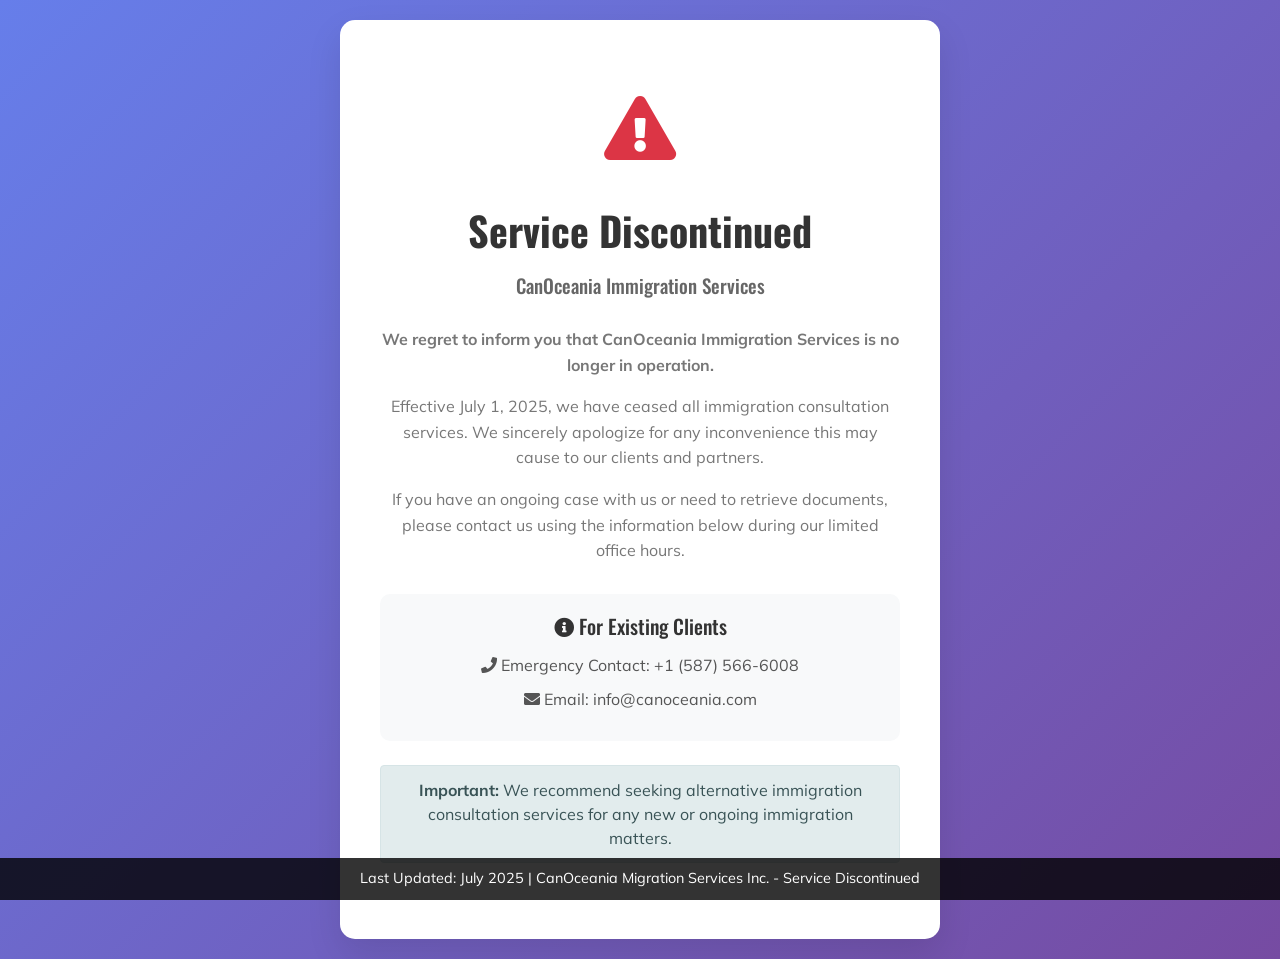
<file: index.html>
﻿<!DOCTYPE html>
<html lang="en">

<head>
    <meta charset="utf-8">
    <meta name="viewport" content="width=device-width, initial-scale=1, shrink-to-fit=no">
    <meta name="description" content="Service Discontinued Notice">
    <meta name="author" content="">

    <title>Service Discontinued - CanOceania</title>

    <!-- Bootstrap core CSS -->
    <link href="vendor/bootstrap/css/bootstrap.min.css" rel="stylesheet">
    <link href="vendor/bootstrap/css/bootstrap-greyson.css" rel="stylesheet">
    <!--Fontawesome-->
    <link href="vendor/fontawesome/css/all.css" rel="stylesheet">
    <!-- Custom styles for this template -->
    <link href="css/scrolling-nav.css" rel="stylesheet">

    <style>
        .notice-container {
            min-height: 100vh;
            display: flex;
            align-items: center;
            justify-content: center;
            background: linear-gradient(135deg, #667eea 0%, #764ba2 100%);
        }
        
        .notice-card {
            background: white;
            border-radius: 15px;
            box-shadow: 0 15px 35px rgba(0, 0, 0, 0.1);
            padding: 60px 40px;
            text-align: center;
            max-width: 600px;
            margin: 20px;
        }
        
        .notice-icon {
            font-size: 4rem;
            color: #dc3545;
            margin-bottom: 30px;
        }
        
        .notice-title {
            font-size: 2.5rem;
            font-weight: 700;
            color: #333;
            margin-bottom: 20px;
        }
        
        .notice-subtitle {
            font-size: 1.2rem;
            color: #666;
            margin-bottom: 30px;
        }
        
        .notice-text {
            font-size: 1rem;
            color: #777;
            line-height: 1.6;
            margin-bottom: 30px;
        }
        
        .contact-info {
            background: #f8f9fa;
            border-radius: 10px;
            padding: 20px;
            margin-top: 30px;
        }
        
        .contact-info h5 {
            color: #333;
            margin-bottom: 15px;
        }
        
        .contact-item {
            margin-bottom: 10px;
            color: #555;
        }
        
        .footer-notice {
            position: fixed;
            bottom: 0;
            left: 0;
            right: 0;
            background: rgba(0, 0, 0, 0.8);
            color: white;
            text-align: center;
            padding: 10px;
            font-size: 0.9rem;
        }
    </style>
</head>

<body>
    <div class="notice-container">
        <div class="notice-card">
            <div class="notice-icon">
                <i class="fas fa-exclamation-triangle"></i>
            </div>
            
            <h1 class="notice-title">Service Discontinued</h1>
            
            <h2 class="notice-subtitle">CanOceania Immigration Services</h2>
            
            <div class="notice-text">
                <p><strong>We regret to inform you that CanOceania Immigration Services is no longer in operation.</strong></p>
                
                <p>Effective July 1, 2025, we have ceased all immigration consultation services. We sincerely apologize for any inconvenience this may cause to our clients and partners.</p>
                
                <p>If you have an ongoing case with us or need to retrieve documents, please contact us using the information below during our limited office hours.</p>
            </div>
            
            <div class="contact-info">
                <h5><i class="fas fa-info-circle"></i> For Existing Clients</h5>
                <div class="contact-item">
                    <i class="fas fa-phone"></i> Emergency Contact: +1 (587) 566-6008
                </div>
                <div class="contact-item">
                    <i class="fas fa-envelope"></i> Email: info@canoceania.com
                </div>
            </div>
            
            <div class="alert alert-warning mt-4" role="alert">
                <strong>Important:</strong> We recommend seeking alternative immigration consultation services for any new or ongoing immigration matters.
            </div>
        </div>
    </div>

    <div class="footer-notice">
        Last Updated: July 2025 | CanOceania Migration Services Inc. - Service Discontinued
    </div>

    <!-- Bootstrap core JavaScript -->
    <script src="vendor/jquery/jquery.min.js"></script>
    <script src="vendor/bootstrap/js/bootstrap.bundle.min.js"></script>
    
    <!-- Plugin JavaScript -->
    <script src="vendor/jquery-easing/jquery.easing.min.js"></script>
    
    <!-- Custom JavaScript for this theme -->
    <script src="js/scrolling-nav.js"></script>

</body>

</html>
</file>
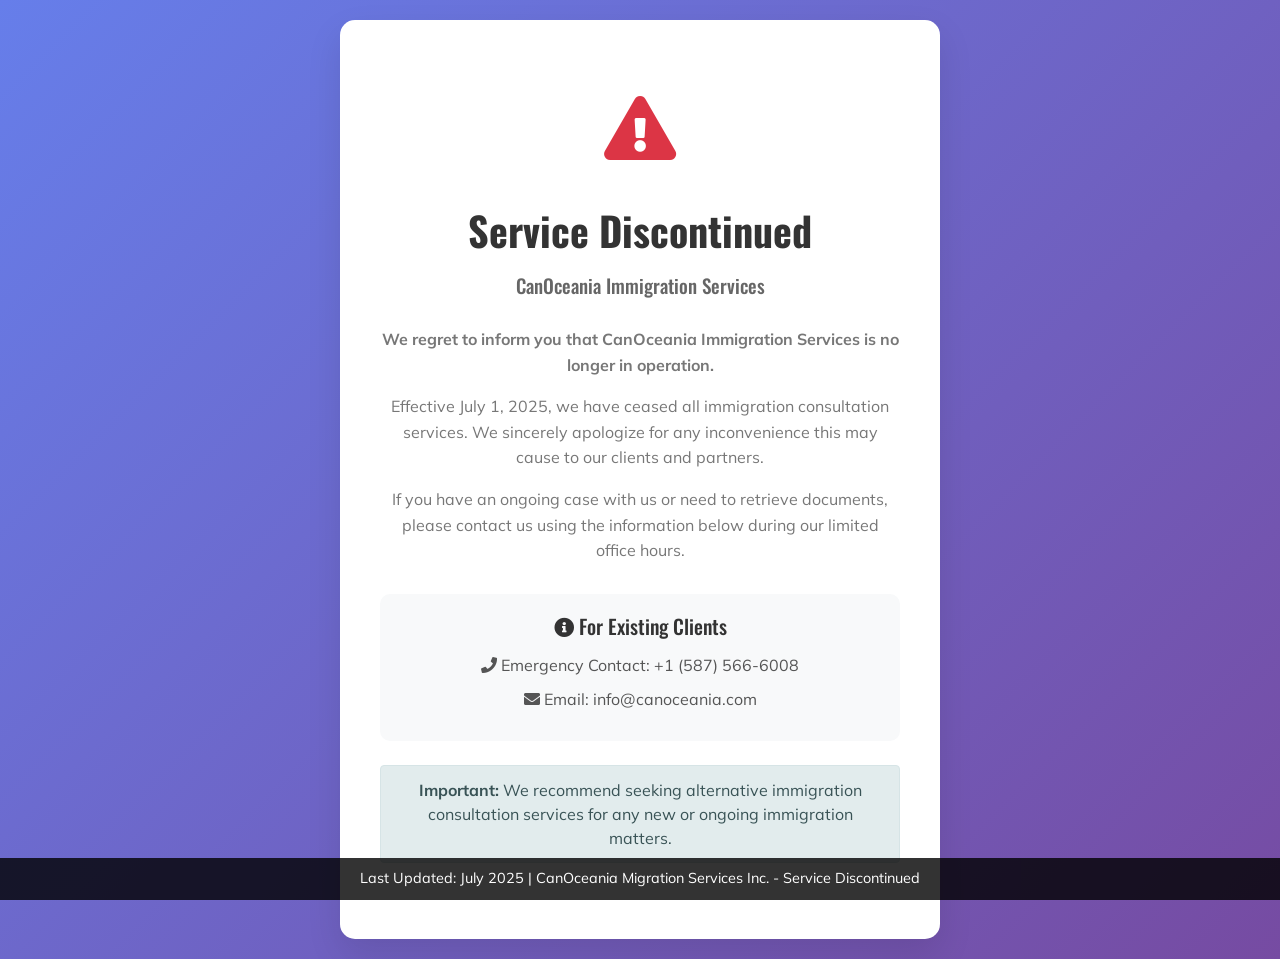
<file: index-discontinued.html>
<!DOCTYPE html>
<html lang="en">

<head>
    <meta charset="utf-8">
    <meta name="viewport" content="width=device-width, initial-scale=1, shrink-to-fit=no">
    <meta name="description" content="Service Discontinued Notice">
    <meta name="author" content="">

    <title>Service Discontinued - CanOceania</title>

    <!-- Bootstrap core CSS -->
    <link href="vendor/bootstrap/css/bootstrap.min.css" rel="stylesheet">
    <link href="vendor/bootstrap/css/bootstrap-greyson.css" rel="stylesheet">
    <!--Fontawesome-->
    <link href="vendor/fontawesome/css/all.css" rel="stylesheet">
    <!-- Custom styles for this template -->
    <link href="css/scrolling-nav.css" rel="stylesheet">

    <style>
        .notice-container {
            min-height: 100vh;
            display: flex;
            align-items: center;
            justify-content: center;
            background: linear-gradient(135deg, #667eea 0%, #764ba2 100%);
        }
        
        .notice-card {
            background: white;
            border-radius: 15px;
            box-shadow: 0 15px 35px rgba(0, 0, 0, 0.1);
            padding: 60px 40px;
            text-align: center;
            max-width: 600px;
            margin: 20px;
        }
        
        .notice-icon {
            font-size: 4rem;
            color: #dc3545;
            margin-bottom: 30px;
        }
        
        .notice-title {
            font-size: 2.5rem;
            font-weight: 700;
            color: #333;
            margin-bottom: 20px;
        }
        
        .notice-subtitle {
            font-size: 1.2rem;
            color: #666;
            margin-bottom: 30px;
        }
        
        .notice-text {
            font-size: 1rem;
            color: #777;
            line-height: 1.6;
            margin-bottom: 30px;
        }
        
        .contact-info {
            background: #f8f9fa;
            border-radius: 10px;
            padding: 20px;
            margin-top: 30px;
        }
        
        .contact-info h5 {
            color: #333;
            margin-bottom: 15px;
        }
        
        .contact-item {
            margin-bottom: 10px;
            color: #555;
        }
        
        .footer-notice {
            position: fixed;
            bottom: 0;
            left: 0;
            right: 0;
            background: rgba(0, 0, 0, 0.8);
            color: white;
            text-align: center;
            padding: 10px;
            font-size: 0.9rem;
        }
    </style>
</head>

<body>
    <div class="notice-container">
        <div class="notice-card">
            <div class="notice-icon">
                <i class="fas fa-exclamation-triangle"></i>
            </div>
            
            <h1 class="notice-title">Service Discontinued</h1>
            
            <h2 class="notice-subtitle">CanOceania Immigration Services</h2>
            
            <div class="notice-text">
                <p><strong>We regret to inform you that CanOceania Immigration Services is no longer in operation.</strong></p>
                
                <p>Effective July 1, 2025, we have ceased all immigration consultation services. We sincerely apologize for any inconvenience this may cause to our clients and partners.</p>
                
                <p>If you have an ongoing case with us or need to retrieve documents, please contact us using the information below during our limited office hours.</p>
            </div>
            
            <div class="contact-info">
                <h5><i class="fas fa-info-circle"></i> For Existing Clients</h5>
                <div class="contact-item">
                    <i class="fas fa-phone"></i> Emergency Contact: +1 (587) 566-6008
                </div>
                <div class="contact-item">
                    <i class="fas fa-envelope"></i> Email: info@canoceania.com
                </div>
            </div>
            
            <div class="alert alert-warning mt-4" role="alert">
                <strong>Important:</strong> We recommend seeking alternative immigration consultation services for any new or ongoing immigration matters.
            </div>
        </div>
    </div>

    <div class="footer-notice">
        Last Updated: July 2025 | CanOceania Migration Services Inc. - Service Discontinued
    </div>

    <!-- Bootstrap core JavaScript -->
    <script src="vendor/jquery/jquery.min.js"></script>
    <script src="vendor/bootstrap/js/bootstrap.bundle.min.js"></script>
    
    <!-- Plugin JavaScript -->
    <script src="vendor/jquery-easing/jquery.easing.min.js"></script>
    
    <!-- Custom JavaScript for this theme -->
    <script src="js/scrolling-nav.js"></script>

</body>

</html>
</file>
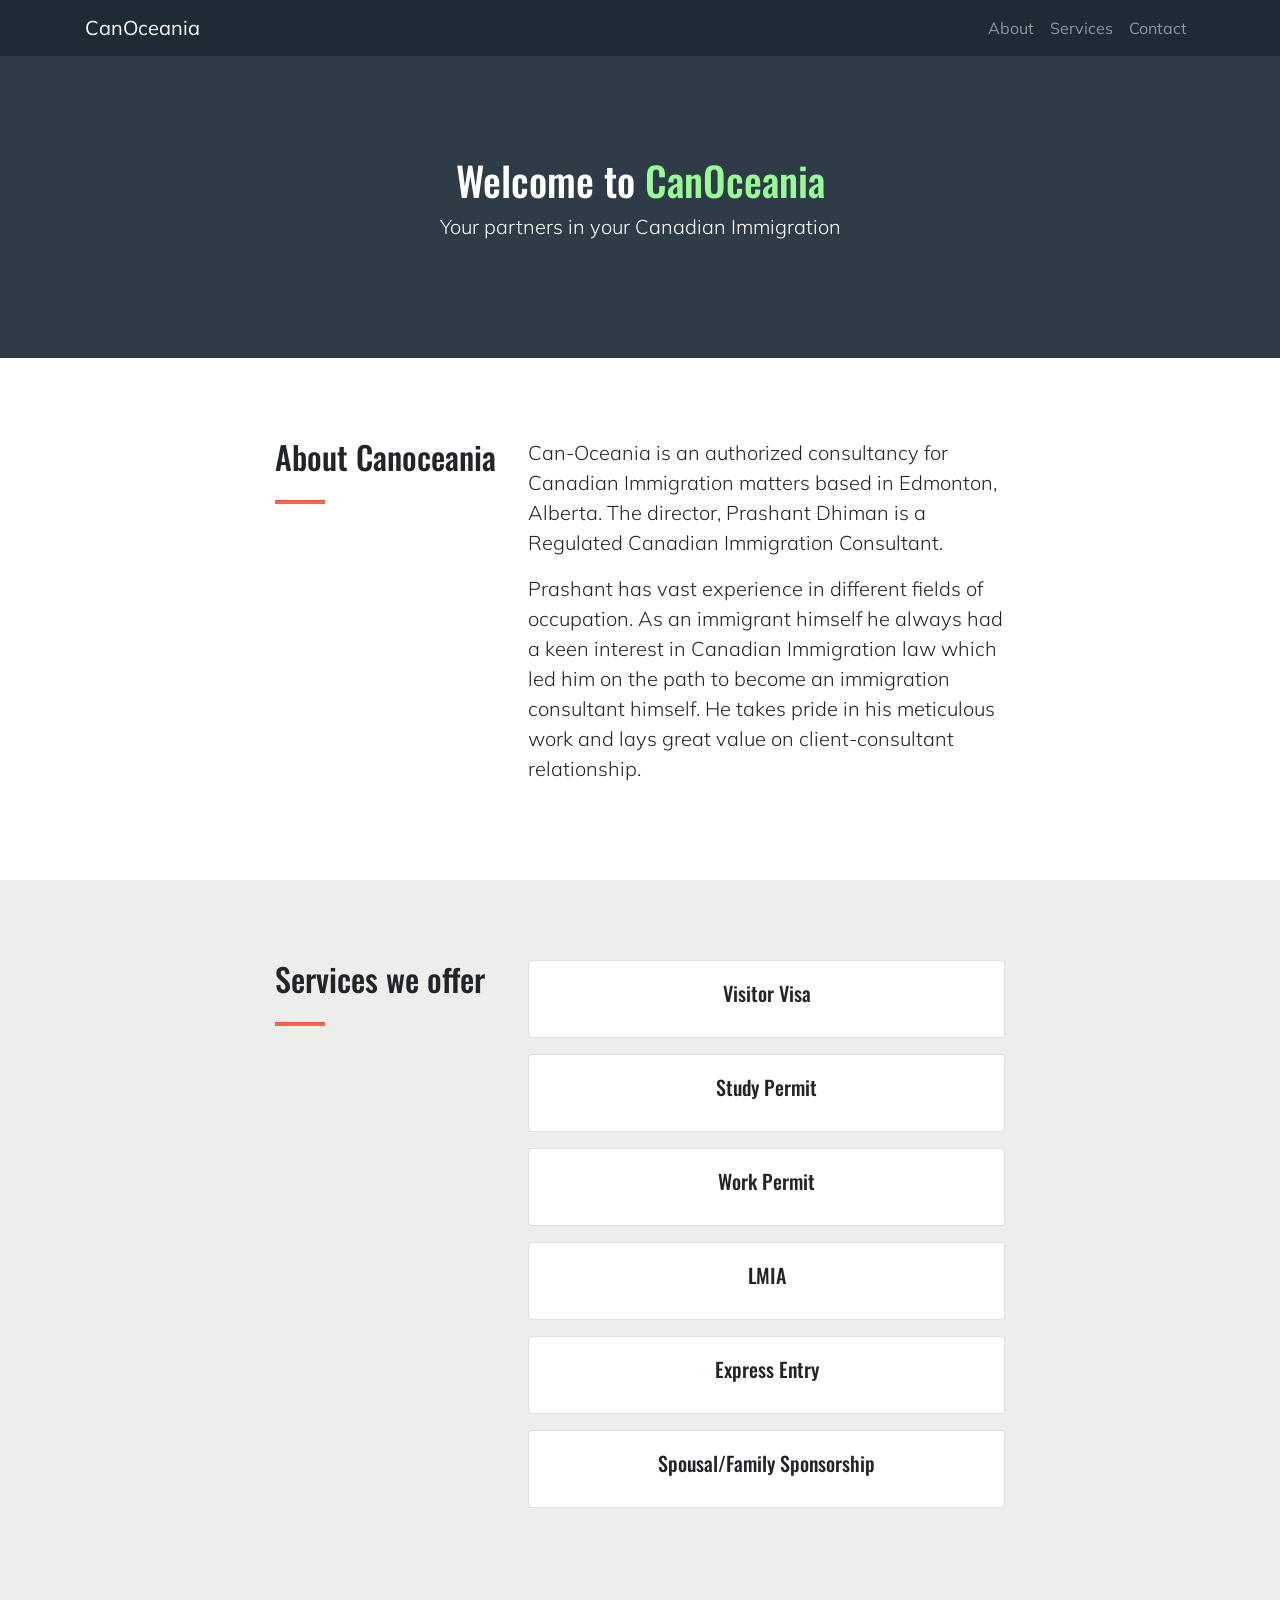
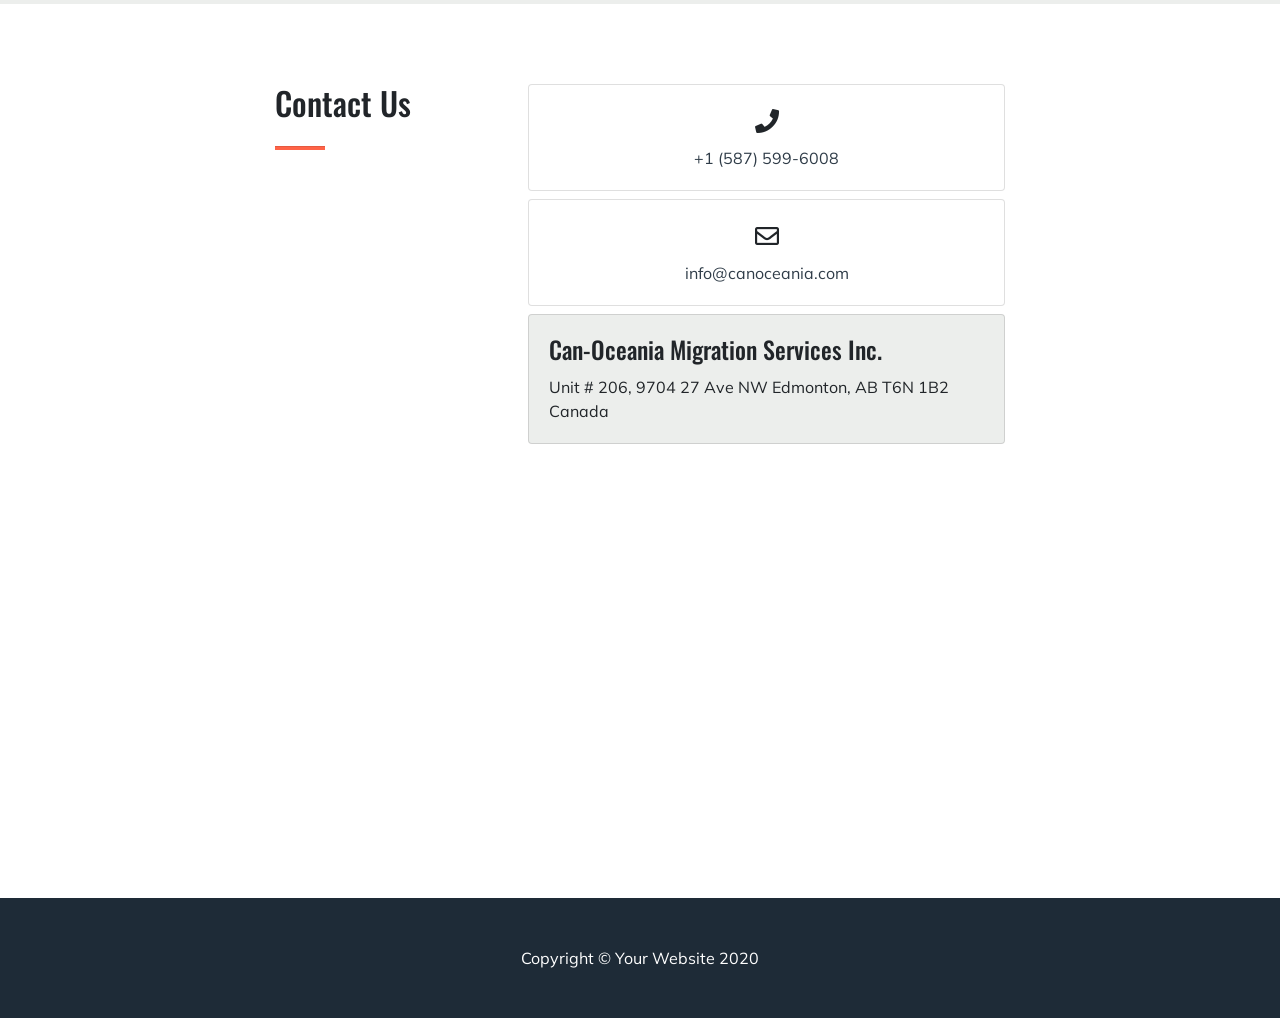
<file: index-original.html>
<!DOCTYPE html>
<html lang="en">

<head>

    <meta charset="utf-8">
    <meta name="viewport" content="width=device-width, initial-scale=1, shrink-to-fit=no">
    <meta name="description" content="">
    <meta name="author" content="">

    <title>Canoceania - Canadian Immigration Consultancy</title>

    <!-- Bootstrap core CSS -->
    <link href="vendor/bootstrap/css/bootstrap.min.css" rel="stylesheet">
    <link href="vendor/bootstrap/css/bootstrap-greyson.css" rel="stylesheet">
    <!--Fontawesome-->
    <link href="vendor/fontawesome/css/all.css" rel="stylesheet"> <!--load all styles -->
    <!-- Custom styles for this template -->
    <link href="css/scrolling-nav.css" rel="stylesheet">

</head>

<body id="page-top">

  <!-- Navigation -->
  <nav class="navbar navbar-expand-lg navbar-dark bg-dark fixed-top" id="mainNav">
    <div class="container">
      <a class="navbar-brand js-scroll-trigger" href="#page-top">CanOceania</a>
      <button class="navbar-toggler" type="button" data-toggle="collapse" data-target="#navbarResponsive" aria-controls="navbarResponsive" aria-expanded="false" aria-label="Toggle navigation">
        <span class="navbar-toggler-icon"></span>
      </button>
      <div class="collapse navbar-collapse" id="navbarResponsive">
        <ul class="navbar-nav ml-auto">
          <li class="nav-item">
            <a class="nav-link js-scroll-trigger" href="#about">About</a>
          </li>
          <li class="nav-item">
            <a class="nav-link js-scroll-trigger" href="#services">Services</a>
          </li>
          <li class="nav-item">
            <a class="nav-link js-scroll-trigger" href="#contact">Contact</a>
          </li>
        </ul>
      </div>
    </div>
  </nav>

  <header class="bg-primary text-white">
    <div class="container text-center">
      <h1>Welcome to <span style="color: palegreen;">CanOceania</span></h1>
      <p class="lead">Your partners in your Canadian Immigration</p>
    </div>
  </header>

  <section id="about">
    <div class="container">
      <div class="row">
        <div class="col-lg-8 mx-auto">
                    
          <div class="row">
              <div class="col-lg-4">
                  <h2 class="mb-4">About Canoceania</h2>
                  <hr style="height:3px; background-color:tomato; width:50px; margin-bottom: 5em; margin-left: 0;">
              </div>
              <div class="col-lg-8">
                  <p class="lead">Can-Oceania is an authorized consultancy for Canadian Immigration matters based in Edmonton, Alberta. The director, Prashant Dhiman is a Regulated Canadian Immigration Consultant.</p>
                  <p class="lead"> Prashant has vast experience in different fields of occupation. As an immigrant himself he always had a keen interest in Canadian Immigration law which led him on the path to become an immigration consultant himself. He takes pride in his meticulous work and lays great value on client-consultant relationship.</p>

              </div>
          </div>
        </div>
      </div>
    </div>
  </section>

  <section id="services" class="bg-light">
    <div class="container">
      <div class="row">
        <div class="col-lg-8 mx-auto">
            <div class="row">
                <div class="col-lg-4">
                    <h2 class="mb-4">Services we offer</h2>
                    <hr style="height:3px; background-color:tomato; width:50px; margin-bottom: 5em; margin-left: 0;">
                </div>
                <div class="col-lg-8">
                    <div class="card mb-3 text-center" style="">
                        <div class="card-body">
                            <h5 class="card-title">Visitor Visa</h5>
                        </div>
                    </div>
                    <div class="card mb-3 text-center" style="">
                        <div class="card-body">
                            <h5 class="card-title">Study Permit</h5>
                        </div>
                    </div>
                    <div class="card mb-3 text-center" style="">
                        <div class="card-body">
                            <h5 class="card-title">Work Permit</h5>
                        </div>
                    </div>
                    <div class="card mb-3 text-center" style="">
                        <div class="card-body">
                            <h5 class="card-title">LMIA</h5>
                        </div>
                    </div>
                    <div class="card mb-3 text-center" style="">
                        <div class="card-body">
                            <h5 class="card-title">Express Entry</h5>
                        </div>
                    </div>
                    <div class="card mb-3  text-center" style="">
                        <div class="card-body">
                            <h5 class="card-title">Spousal/Family Sponsorship</h5>
                        </div>
                    </div>

                </div>
            </div>
        </div>
      </div>
    </div>
  </section>

  <section id="contact">
    <div class="container">
      <div class="row">
        <div class="col-lg-8 mx-auto">
            <div class="row">
                <div class="col-lg-4">
                    <h2 class="mb-4">Contact Us</h2>
                    <hr style="height:3px; background-color:tomato; width:50px; margin-bottom: 5em; margin-left: 0;">
                </div>
                <div class="col-lg-8">
                    <div class="card text-center  mb-2">
                        <div class="card-body">
                            <h4 class="card-title text-center"><i class="fas fa-phone"></i></h4>
                            <a href="tel:+1 (587) 599-6008 " class="stretched-link ">+1 (587) 599-6008 </a>
                        </div>
                    </div>

                    <div class="card text-center mb-2">
                        <div class="card-body">
                            <h4 class="card-title"><i class="far fa-envelope"></i></h4>
                            <a class="stretched-link" href="mailto:info@canoceania.com">info@canoceania.com</a>
                        </div>
                    </div>

                    <div class="card bg-light  mb-3">
                        <div class="card-body">
                            <h4 class="card-title">Can-Oceania Migration Services Inc.</h4>
                            <p class="card-text">Unit # 206, 9704 27 Ave NW Edmonton, AB T6N 1B2 Canada</p>
                        </div>
                    </div>
                    <div class="embed-responsive embed-responsive-4by3">
                        <div id="map-container" class="embed-responsive-item">
                            <iframe src="https://www.google.com/maps/embed?pb=!1m18!1m12!1m3!1d2375.6163531898283!2d-113.47988178426542!3d53.457443980002466!2m3!1f0!2f0!3f0!3m2!1i1024!2i768!4f13.1!3m3!1m2!1s0x53a01ed1ab2f9907%3A0x6daf876caa7a5b8b!2s9704%2027%20Ave%20NW%2C%20Edmonton%2C%20AB%20T6N%201B2!5e0!3m2!1sen!2sca!4v1578937120800!5m2!1sen!2sca"
                                    width="600" height="450" frameborder="0" style="border:0;" allowfullscreen=""></iframe>
                        </div>
                    </div>

                </div>
            </div>
      </div>
    </div>
  </section>

  <!-- Footer -->
  <footer class="py-5 bg-dark">
    <div class="container">
      <p class="m-0 text-center text-white">Copyright &copy; Your Website 2020</p>
    </div>
    <!-- /.container -->
  </footer>

  <!-- Bootstrap core JavaScript -->
  <script src="vendor/jquery/jquery.min.js"></script>
  <script src="vendor/bootstrap/js/bootstrap.bundle.min.js"></script>

  <!-- Plugin JavaScript -->
  <script src="vendor/jquery-easing/jquery.easing.min.js"></script>

  <!-- Custom JavaScript for this theme -->
  <script src="js/scrolling-nav.js"></script>

</body>

</html>
</file>
<file: css/scrolling-nav.css>
/*!
 * Start Bootstrap - Scrolling Nav (https://startbootstrap.com/templates/scrolling-nav)
 * Copyright 2013-2020 Start Bootstrap
 * Licensed under MIT (https://github.com/StartBootstrap/startbootstrap-scrolling-nav/blob/master/LICENSE)
 */
header {
  padding: 156px 0 100px;
}

section {
  padding: 80px 0;
}
</file>
